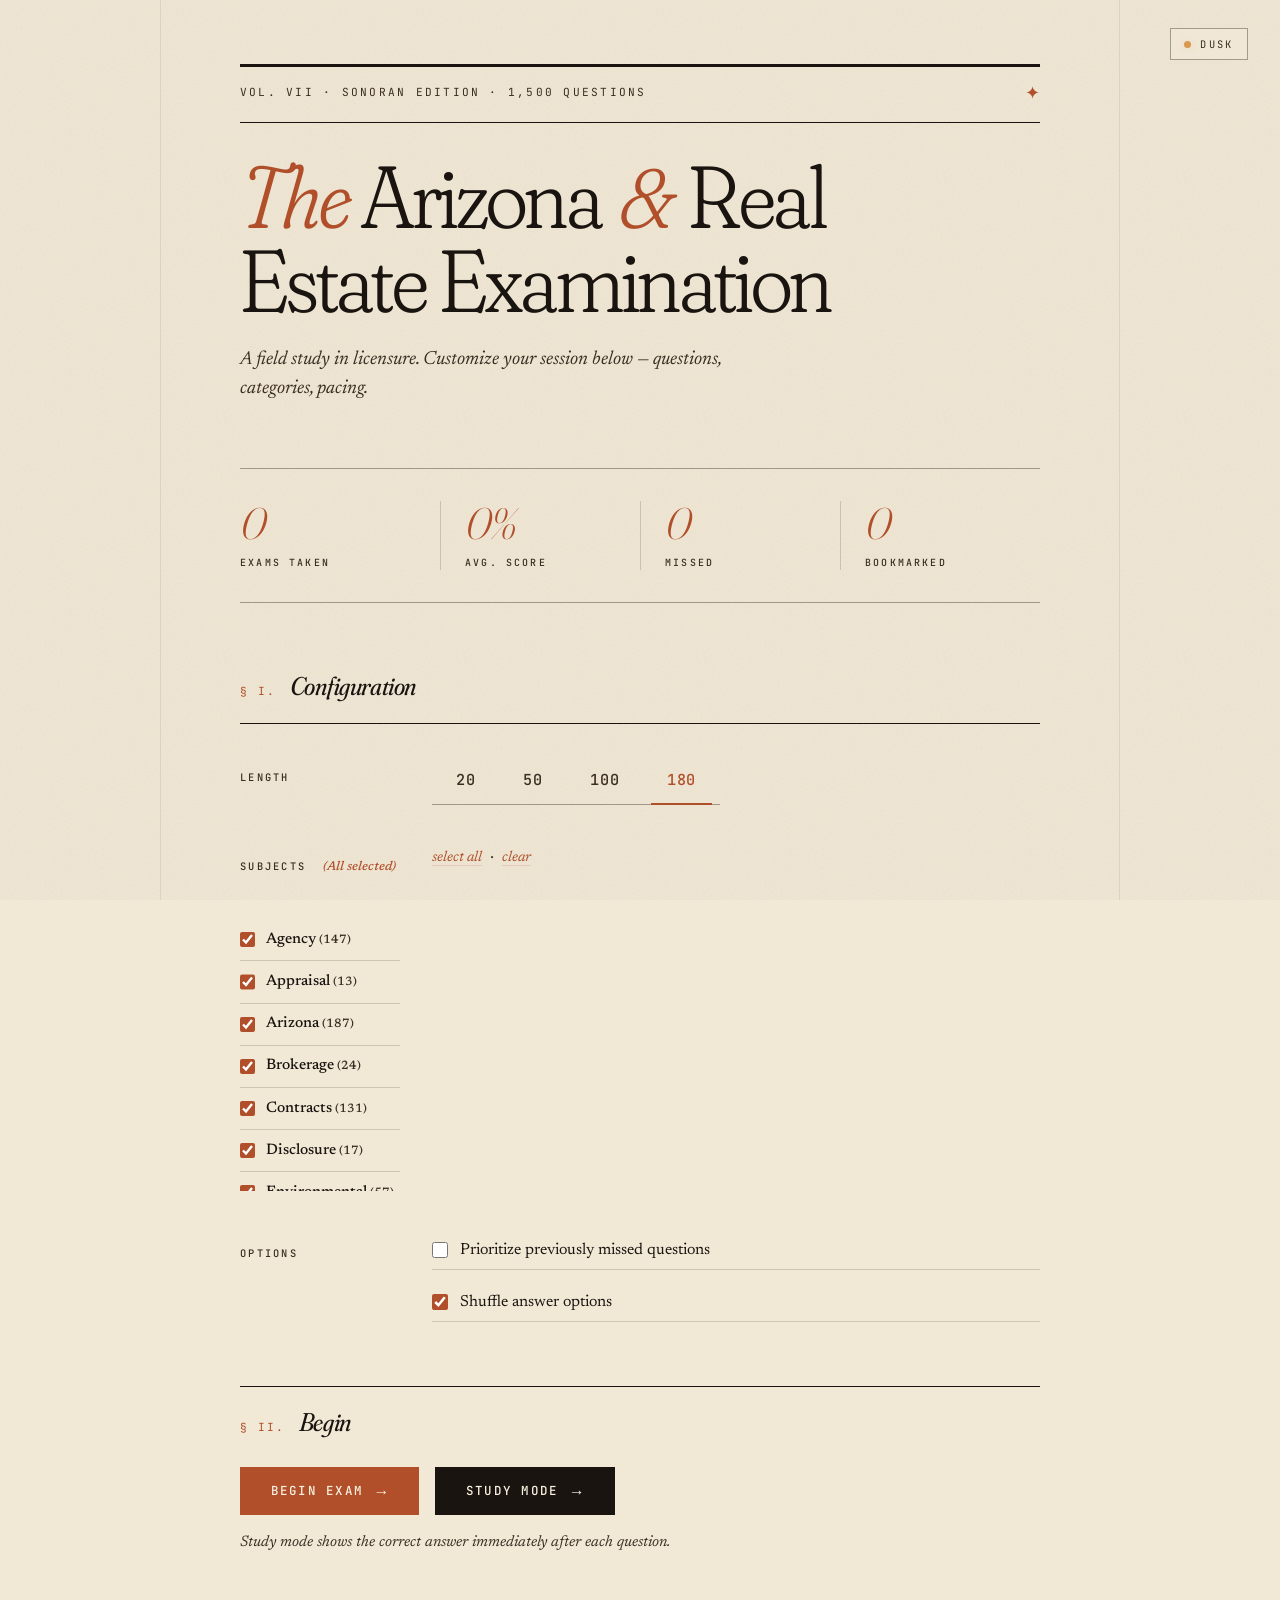
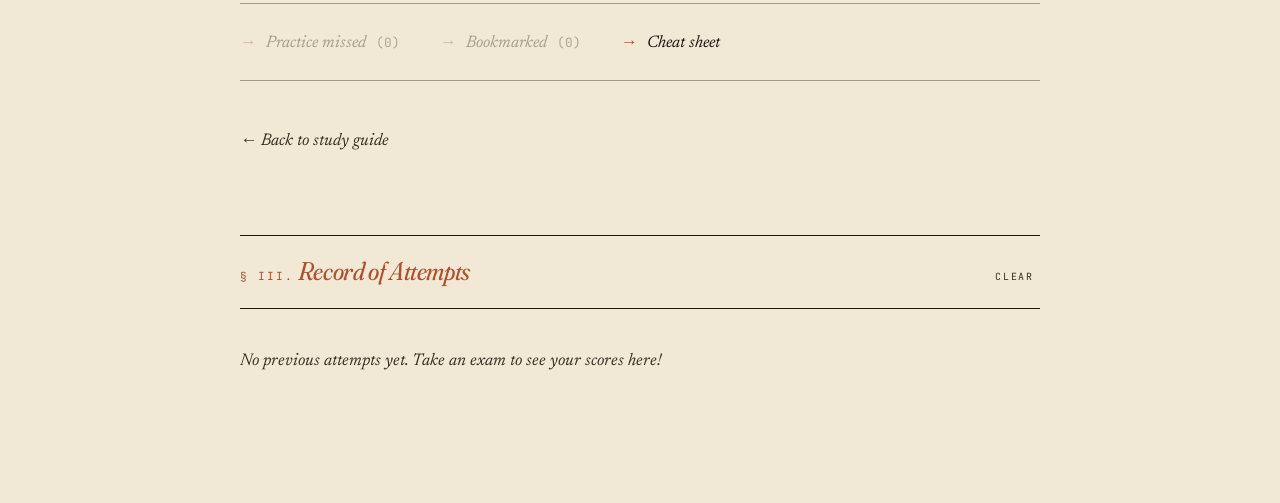
<file: exam.html>
<!DOCTYPE html>
<html lang="en">

<head>
    <meta charset="UTF-8">
    <meta name="viewport" content="width=device-width, initial-scale=1.0">
    <title>Arizona Real Estate Exam Simulator</title>
    <link rel="preconnect" href="https://fonts.googleapis.com">
    <link rel="preconnect" href="https://fonts.gstatic.com" crossorigin>
    <link
        href="https://fonts.googleapis.com/css2?family=Fraunces:ital,opsz,wght,SOFT@0,9..144,300..700,30..100;1,9..144,300..700,30..100&family=Newsreader:ital,opsz,wght@0,6..72,300..600;1,6..72,300..600&family=JetBrains+Mono:wght@400;500;700&display=swap"
        rel="stylesheet">
    <link rel="stylesheet" href="exam.css">

</head>

<body>
    <!-- Dark Mode Toggle -->
    <button class="theme-toggle" onclick="toggleTheme()" title="Toggle Dark Mode"><span class="tt-dot"></span><span class="tt-label">Dusk</span></button>

    <!-- Keyboard Shortcuts Help -->
    <div class="shortcuts-help" id="shortcutsHelp">
        <h4>⌨️ Keyboard Shortcuts</h4>
        <div class="shortcut-item"><span>Select answer</span><span class="shortcut-key">1-4</span></div>
        <div class="shortcut-item"><span>Previous</span><span class="shortcut-key">←</span></div>
        <div class="shortcut-item"><span>Next</span><span class="shortcut-key">→</span></div>
        <div class="shortcut-item"><span>Flag question</span><span class="shortcut-key">F</span></div>
        <div class="shortcut-item"><span>Bookmark</span><span class="shortcut-key">B</span></div>
        <div class="shortcut-item"><span>Toggle help</span><span class="shortcut-key">?</span></div>
    </div>

    <div class="container">
        <!-- Start Screen -->
        <div id="startScreen" class="start-screen">
            <div class="masthead">
                <span class="masthead-meta">Vol. VII · Sonoran Edition · 1,500 questions</span>
                <span class="masthead-glyph">✦</span>
            </div>
            <h1 class="display-headline"><em>The</em> Arizona <span class="display-amp">&amp;</span> Real Estate Examination</h1>
            <p class="lede">A field study in licensure. Customize your session below — questions, categories, pacing.</p>

            <!-- Stats Dashboard -->
            <div class="stats-dashboard" id="statsDashboard">
                <div class="stat-card">
                    <div class="stat-value" id="totalExams">0</div>
                    <div class="stat-label">Exams Taken</div>
                </div>
                <div class="stat-card">
                    <div class="stat-value" id="avgScore">0%</div>
                    <div class="stat-label">Avg. Score</div>
                </div>
                <div class="stat-card">
                    <div class="stat-value" id="missedCount">0</div>
                    <div class="stat-label">Missed</div>
                </div>
                <div class="stat-card">
                    <div class="stat-value" id="bookmarkCount">0</div>
                    <div class="stat-label">Bookmarked</div>
                </div>
            </div>

            <!-- Settings Panel -->
            <div class="settings-panel">
                <h3><span class="section-mark">§ I.</span> <em>Configuration</em></h3>

                <!-- Quiz Length -->
                <div class="settings-section">
                    <label>Length</label>
                    <div class="quiz-length-options">
                        <button class="quiz-length-btn" onclick="selectQuizLength(20)">20</button>
                        <button class="quiz-length-btn" onclick="selectQuizLength(50)">50</button>
                        <button class="quiz-length-btn" onclick="selectQuizLength(100)">100</button>
                        <button class="quiz-length-btn selected" onclick="selectQuizLength(180)">180</button>
                    </div>
                </div>

                <!-- Category Filter -->
                <div class="settings-section">
                    <label>Subjects <span id="categoryCount" class="count-meta">(all)</span></label>
                    <div class="category-controls">
                        <button class="link-btn" onclick="selectAllCategories()">select all</button>
                        <span class="link-divider">·</span>
                        <button class="link-btn" onclick="deselectAllCategories()">clear</button>
                    </div>
                    <div class="category-grid" id="categoryGrid">
                        <!-- Categories populated by JavaScript -->
                    </div>
                </div>

                <!-- Weighted Random Toggle -->
                <div class="settings-section">
                    <label>Options</label>
                    <div class="checkbox-group">
                        <label class="check-row">
                            <input type="checkbox" id="weightedRandom">
                            <span>Prioritize previously missed questions</span>
                        </label>
                        <label class="check-row">
                            <input type="checkbox" id="shuffleAnswers" checked>
                            <span>Shuffle answer options</span>
                        </label>
                    </div>
                </div>
            </div>

            <div id="resumePrompt" class="hidden resume-prompt">
                <p class="resume-text"><span class="resume-mark">⁂</span> You have a saved exam in progress.</p>
                <div class="resume-actions">
                    <button class="btn btn-warning" onclick="resumeExam()">Resume</button>
                    <button class="btn btn-secondary" onclick="startNewExam()">Start New</button>
                </div>
            </div>

            <!-- Main Start Buttons -->
            <h3 class="section-rule"><span class="section-mark">§ II.</span> <em>Begin</em></h3>
            <div class="start-actions">
                <button id="startBtn" class="btn btn-primary"
                    onclick="startNewExam()">Begin Exam <span class="btn-arrow">→</span></button>
                <button class="btn btn-success"
                    onclick="startStudyMode()">Study Mode <span class="btn-arrow">→</span></button>
            </div>
            <p class="hint">Study mode shows the correct answer immediately after each question.</p>

            <!-- Practice Modes -->
            <div class="practice-modes">
                <button class="practice-mode-btn" id="missedBtn" onclick="startMissedMode()">Practice missed <span class="practice-count">(<span id="missedBtnCount">0</span>)</span></button>
                <button class="practice-mode-btn" id="bookmarkedBtn" onclick="startBookmarkedMode()">Bookmarked <span class="practice-count">(<span id="bookmarkedBtnCount">0</span>)</span></button>
                <button class="practice-mode-btn" onclick="openCheatSheet()">Cheat sheet</button>
            </div>

            <p class="back-link"><a href="index.html">← Back to study guide</a></p>

            <!-- Previous Scores Log -->
            <div id="scoresLog" class="scores-log">
                <h3>
                    <span><span class="section-mark">§ III.</span> <em>Record of Attempts</em></span>
                    <button class="clear-btn" onclick="clearScoreHistory()">Clear</button>
                </h3>
                <div id="scoresContainer"></div>
            </div>
        </div>


        <!-- Exam Screen -->
        <div id="examScreen" class="hidden">
            <div class="header">
                <div class="header-brand">
                    <span class="brand-meta">Arizona RE</span>
                    <span class="brand-title">Examination</span>
                </div>
                <div class="timer" id="timer">5:00:00</div>
            </div>

            <div class="progress-bar">
                <div class="progress-fill" id="progressBar" style="width: 0%"></div>
            </div>

            <div class="question-card">
                <div class="question-header">
                    <span class="question-number" id="questionNumber">Question 1 of 180</span>
                    <div class="question-meta">
                        <span class="category-tag" id="categoryTag">Category</span>
                        <button class="bookmark-btn" id="bookmarkBtn" onclick="toggleBookmark()"
                            title="Bookmark this question">☆</button>
                    </div>
                </div>
                <div class="question-text" id="questionText">Loading question...</div>
                <div class="options" id="optionsContainer"></div>
                <div class="explanation" id="explanation">
                    <h4>Note</h4>
                    <p id="explanationText"></p>
                </div>
            </div>

            <div class="nav-buttons">
                <button class="btn btn-secondary" id="prevBtn" onclick="prevQuestion()"><span class="btn-arrow back">←</span> Previous</button>
                <button class="btn btn-warning" id="flagBtn" onclick="toggleFlag()">Mark for review</button>
                <button class="btn btn-secondary" id="nextBtn" onclick="nextQuestion()">Next <span class="btn-arrow">→</span></button>
            </div>

            <div class="navigator">
                <h3><span>Navigator</span> <span id="answeredCount" class="answered-count">0 / 180 answered</span></h3>
                <div class="nav-grid" id="navGrid"></div>
                <div class="legend">
                    <div class="legend-item">
                        <span class="legend-mark legend-current"></span> Current
                    </div>
                    <div class="legend-item">
                        <span class="legend-mark legend-answered"></span> Answered
                    </div>
                    <div class="legend-item">
                        <span class="legend-mark legend-correct"></span> Correct
                    </div>
                    <div class="legend-item">
                        <span class="legend-mark legend-incorrect"></span> Incorrect
                    </div>
                    <div class="legend-item">
                        <span class="legend-mark legend-flagged"></span> Flagged
                    </div>
                </div>
            </div>

            <div class="submit-row">
                <button class="btn btn-success" id="submitBtn" onclick="submitExam()">Submit Examination</button>
            </div>
        </div>

        <!-- Results Screen -->
        <div id="resultsScreen" class="hidden">
            <div class="results-screen">
                <span class="results-eyebrow">Examination Concluded</span>
                <h1 id="resultsTitle"><em>Final</em> Score</h1>
                <div class="score-circle" id="scoreCircle">
                    <span id="scorePercent">0%</span>
                    <span id="scoreText">0/180</span>
                </div>
                <p id="passFailText"></p>

                <div class="results-actions">
                    <button class="btn btn-primary" onclick="reviewExam()">Review answers</button>
                    <button class="btn btn-secondary" onclick="startNewExam()">New exam</button>
                    <button class="btn btn-warning" onclick="exportResults()">Export</button>
                </div>
                <p class="back-link"><a href="index.html">← Back to study guide</a></p>

                <div class="results-breakdown" id="resultsBreakdown">
                    <h3>By Subject</h3>
                    <div id="categoryScores"></div>
                </div>
            </div>
        </div>
    </div>

    <!-- Cheat Sheet Modal -->
    <div id="cheatSheetModal" class="modal">
        <div class="modal-content">
            <span class="close-modal" onclick="closeCheatSheet()">&times;</span>
            <span class="modal-eyebrow">Field Notes · Appendix A</span>
            <h2><em>Commonly</em> Confused Concepts <span class="amp">&amp;</span> Mnemonics</h2>

            <div class="cheat-sheet-grid">
                <!-- TYPES OF TENANCY (Requested) -->
                <div class="mnemonic-card">
                    <div class="mnemonic-title">Types of Tenancy (Ownership)</div>
                    <div class="mnemonic-body">
                        <ul style="list-style: none; padding: 0;">
                            <li style="margin-bottom:8px;"><strong>Tenancy in Common:</strong><br><span
                                    style="color:#64748b; font-size:0.9em;">No survivorship. Unequal shares ok. Heirs
                                    inherit.</span></li>
                            <li style="margin-bottom:8px;"><strong>Joint Tenancy (PITT):</strong><br><span
                                    style="color:#64748b; font-size:0.9em;">Right of survivorship. Equal shares. Time,
                                    Title, Interest, Possession.</span></li>
                            <li style="margin-bottom:8px;"><strong>Community Property:</strong><br><span
                                    style="color:#64748b; font-size:0.9em;">Spouses (AZ). 50/50 ownership. Heirs inherit
                                    50%.</span></li>
                            <li><strong>Comm. Prop. WROS:</strong><br><span
                                    style="color:#64748b; font-size:0.9em;">Spouses. Passes to surviving spouse
                                    automatically.</span></li>
                        </ul>
                    </div>
                </div>
                <!-- ESTATES IN LAND (Requested) -->
                <div class="mnemonic-card">
                    <div class="mnemonic-title">Estates in Land</div>
                    <div class="mnemonic-body">
                        <ul style="list-style: none; padding: 0;">
                            <li style="margin-bottom:5px; border-bottom:1px solid #eee; padding-bottom:5px;">
                                <strong>FREEHOLD (Ownership)</strong>
                            </li>
                            <li style="margin-bottom:8px;"><strong>Fee Simple Absolute:</strong><br><span
                                    style="color:#64748b; font-size:0.9em;">Highest degree of ownership. Forever.</span>
                            </li>
                            <li style="margin-bottom:8px;"><strong>Fee Simple Defeasible:</strong><br><span
                                    style="color:#64748b; font-size:0.9em;">Conditional property (Determinable/Condition
                                    Subsequent).</span></li>
                            <li style="margin-bottom:8px;"><strong>Life Estate:</strong><br><span
                                    style="color:#64748b; font-size:0.9em;">Based on a life (Tenant or Pur Autre Vie).
                                    Reverts to Grantor or Remainder.</span></li>

                            <li
                                style="margin-top:15px; margin-bottom:5px; border-bottom:1px solid #eee; padding-bottom:5px;">
                                <strong>LEASEHOLD (Less than Freehold)</strong>
                            </li>
                            <li style="margin-bottom:8px;"><strong>Estate for Years:</strong><br><span
                                    style="color:#64748b; font-size:0.9em;">Definite end date. No notice needed.</span>
                            </li>
                            <li style="margin-bottom:8px;"><strong>Periodic Estate:</strong><br><span
                                    style="color:#64748b; font-size:0.9em;">Month-to-month. Notice required.</span></li>
                            <li style="margin-bottom:8px;"><strong>Estate at Will:</strong><br><span
                                    style="color:#64748b; font-size:0.9em;">Indefinite duration. Permission
                                    granted.</span></li>
                            <li><strong>Estate at Sufferance:</strong><br><span
                                    style="color:#64748b; font-size:0.9em;">Holdover tenant without permission.</span>
                            </li>
                        </ul>
                    </div>
                </div>
                <!-- OR/EE RULE (Requested) -->
                <div class="mnemonic-card">
                    <div class="mnemonic-title">The OR/EE Rule</div>
                    <div class="mnemonic-body">
                        <p style="margin-bottom:5px;"><strong>Suffixes tell the story:</strong></p>
                        <ul style="list-style: none; padding: 0; margin-bottom:10px;">
                            <li><span class="mnemonic-highlight">OR</span> = Giver (Act<strong>OR</strong>,
                                Don<strong>OR</strong>)</li>
                            <li><span class="mnemonic-highlight">EE</span> = Receiver (Recip<strong>EE</strong>)</li>
                        </ul>
                        <hr style="border: 0; border-top: 1px solid #e2e8f0; margin: 5px 0;">
                        <ul style="list-style: none; padding: 0;">
                            <li><strong>MortgagOR</strong> = Borrower (Gives pledge)</li>
                            <li><strong>MortgagEE</strong> = Lender (Receives pledge)</li>
                            <li><strong>VendOR</strong> = Seller</li>
                            <li><strong>VendEE</strong> = Buyer (with land contract)</li>
                            <li><strong>OptionOR</strong> = Seller (Gives option)</li>
                            <li><strong>OptionEE</strong> = Buyer (Receives option)</li>
                        </ul>
                    </div>
                </div>

                <!-- VALID CONTRACT (Requested) -->
                <div class="mnemonic-card">
                    <div class="mnemonic-title">Valid Contract (COLIC)</div>
                    <div class="mnemonic-body">
                        <p style="margin-bottom:10px;"><strong>COLIC</strong></p>
                        <ul style="list-style: none; padding: 0;">
                            <li><span class="mnemonic-highlight">C</span> - Competent Parties (Age 18+, Sane)</li>
                            <li><span class="mnemonic-highlight">O</span> - Offer & Acceptance (Mutual Consent)</li>
                            <li><span class="mnemonic-highlight">L</span> - Legal Purpose (Lawful Object)</li>
                            <li><span class="mnemonic-highlight">I</span> - In Writing (Statute of Frauds)</li>
                            <li><span class="mnemonic-highlight">C</span> - Consideration (Something of Value)</li>
                        </ul>
                    </div>
                </div>

                <!-- CLOSING STATEMENT (Requested) -->
                <div class="mnemonic-card">
                    <div class="mnemonic-title">Debits vs. Credits</div>
                    <div class="mnemonic-body">
                        <p style="margin-bottom:5px;"><strong>Closing Statement Rules:</strong></p>
                        <ul style="list-style: none; padding: 0; margin-bottom:10px;">
                            <li><span style="color:#ef4444">Debit</span> = Money you OWE / PAY 💸</li>
                            <li><span style="color:#10b981">Credit</span> = Money you GET / SAVE 💰</li>
                        </ul>
                        <hr style="border: 0; border-top: 1px solid #e2e8f0; margin: 5px 0;">
                        <ul style="list-style: none; padding: 0;">
                            <li><strong>Purchase Price:</strong> Debit Buyer, Credit Seller</li>
                            <li><strong>New Loan:</strong> Credit Buyer</li>
                            <li><strong>Earnest Money:</strong> Credit Buyer</li>
                            <li><strong>Prorated Taxes:</strong> Debit Seller, Credit Buyer</li>
                        </ul>
                    </div>
                </div>

                <!-- FAIR HOUSING (Requested) -->
                <div class="mnemonic-card">
                    <div class="mnemonic-title">Fair Housing (FRESH CORN)</div>
                    <div class="mnemonic-body">
                        <p style="margin-bottom:5px;"><strong>Protected Classes:</strong></p>
                        <ul style="list-style: none; padding: 0;">
                            <li><span class="mnemonic-highlight">F</span>amilial Status</li>
                            <li><span class="mnemonic-highlight">R</span>ace</li>
                            <li><span class="mnemonic-highlight">E</span>qual (Se<span
                                    style="text-decoration: underline;">x</span>)</li>
                            <li><span class="mnemonic-highlight">S</span>ex</li>
                            <li><span class="mnemonic-highlight">H</span>andicap (Disability)</li>
                            <li><span class="mnemonic-highlight">C</span>olor</li>
                            <li><span class="mnemonic-highlight">O</span>pportunity (Nati<span
                                    style="text-decoration: underline;">o</span>nal Origin)</li>
                            <li><span class="mnemonic-highlight">R</span>eligion</li>
                            <li><span class="mnemonic-highlight">N</span>ational Origin</li>
                        </ul>
                    </div>
                </div>

                <!-- CIVIL RIGHTS TIMELINE (Requested) -->
                <div class="mnemonic-card">
                    <div class="mnemonic-title">Civil Rights Timeline</div>
                    <div class="mnemonic-body">
                        <ul style="list-style: none; padding: 0;">
                            <li style="margin-bottom:8px;"><strong>1866:</strong> <span
                                    style="color:#ef4444; font-weight:bold;">Race</span> only.<br><span
                                    style="color:#64748b; font-size:0.9em;">(Jones v. Mayer, No exceptions!)</span></li>
                            <li style="margin-bottom:8px;"><strong>1968:</strong> <span
                                    style="color:#10b981; font-weight:bold;">Fair Housing Act</span>.<br><span
                                    style="color:#64748b; font-size:0.9em;">(Race, Color, Religion, Nat. Origin)</span>
                            </li>
                            <li style="margin-bottom:8px;"><strong>1974:</strong> Added <span
                                    style="color:#3b82f6; font-weight:bold;">Sex</span> (Gender).</li>
                            <li><strong>1988:</strong> Added <span
                                    style="color:#8b5cf6; font-weight:bold;">Disability</span> & <span
                                    style="color:#8b5cf6; font-weight:bold;">Familial</span>.</li>
                        </ul>
                    </div>
                </div>

                <!-- 7 PROTECTED CLASSES (Requested) -->
                <div class="mnemonic-card">
                    <div class="mnemonic-title">7 Protected Classes</div>
                    <div class="mnemonic-body">
                        <p style="margin-bottom:5px; font-style:italic;">"Realtors Can Really Sell Houses Fast Now"</p>
                        <ul style="list-style: none; padding: 0;">
                            <li><span class="mnemonic-highlight">R</span>ealtors = <strong>Race</strong></li>
                            <li><span class="mnemonic-highlight">C</span>an = <strong>Color</strong></li>
                            <li><span class="mnemonic-highlight">R</span>eally = <strong>Religion</strong></li>
                            <li><span class="mnemonic-highlight">S</span>ell = <strong>Sex</strong> (Gender)</li>
                            <li><span class="mnemonic-highlight">H</span>ouses = <strong>Handicap</strong> (Disability)
                            </li>
                            <li><span class="mnemonic-highlight">F</span>ast = <strong>Familial Status</strong></li>
                            <li><span class="mnemonic-highlight">N</span>ow = <strong>National Origin</strong></li>
                        </ul>
                    </div>
                </div>

                <!-- TYPES OF AGENTS (Requested) -->
                <div class="mnemonic-card">
                    <div class="mnemonic-title">Types of Agents</div>
                    <div class="mnemonic-body">
                        <ul style="list-style: none; padding: 0;">
                            <li style="margin-bottom:8px;"><strong>Universal:</strong><br><span
                                    style="color:#64748b; font-size:0.9em;">Power over EVERYTHING (Unlimited POA)</span>
                            </li>
                            <li style="margin-bottom:8px;"><strong>General:</strong><br><span
                                    style="color:#64748b; font-size:0.9em;">Power over ONE AREA (Property
                                    Manager)</span></li>
                            <li><strong>Special:</strong><br><span style="color:#64748b; font-size:0.9em;">Power over
                                    ONE ACT (Listing Agent/Realtor)</span></li>
                        </ul>
                    </div>
                </div>

                <!-- FIDUCIARY DUTIES (Requested) -->
                <div class="mnemonic-card">
                    <div class="mnemonic-title">Fiduciary Duties (OLD CAR)</div>
                    <div class="mnemonic-body">
                        <ul style="list-style: none; padding: 0;">
                            <li><span class="mnemonic-highlight">O</span>bedience</li>
                            <li><span class="mnemonic-highlight">L</span>oyalty</li>
                            <li><span class="mnemonic-highlight">D</span>isclosure</li>
                            <li><span class="mnemonic-highlight">C</span>onfidentiality</li>
                            <li><span class="mnemonic-highlight">A</span>ccounting</li>
                            <li><span class="mnemonic-highlight">R</span>easonable Care</li>
                        </ul>
                    </div>
                </div>

                <!-- GOVERNMENT POWERS (Requested) -->
                <div class="mnemonic-card">
                    <div class="mnemonic-title">Government Powers (PETE)</div>
                    <div class="mnemonic-body">
                        <ul style="list-style: none; padding: 0;">
                            <li><span class="mnemonic-highlight">P</span>olice Power <span
                                    style="color:#64748b; font-size:0.9em;">(Zoning, Codes)</span></li>
                            <li><span class="mnemonic-highlight">E</span>minent Domain <span
                                    style="color:#64748b; font-size:0.9em;">(Take for Public Use)</span></li>
                            <li><span class="mnemonic-highlight">T</span>axation <span
                                    style="color:#64748b; font-size:0.9em;">(Fund Services)</span></li>
                            <li><span class="mnemonic-highlight">E</span>scheat <span
                                    style="color:#64748b; font-size:0.9em;">(No Heirs = State Takes)</span></li>
                        </ul>
                    </div>
                </div>

                <!-- VALUE CHARACTERISTICS (Requested) -->
                <div class="mnemonic-card">
                    <div class="mnemonic-title">Value Characteristics (DUST)</div>
                    <div class="mnemonic-body">
                        <ul style="list-style: none; padding: 0;">
                            <li><span class="mnemonic-highlight">D</span>emand</li>
                            <li><span class="mnemonic-highlight">U</span>tility</li>
                            <li><span class="mnemonic-highlight">S</span>carcity</li>
                            <li><span class="mnemonic-highlight">T</span>ransferability</li>
                        </ul>
                    </div>
                </div>

                <!-- BUNDLE OF RIGHTS (Requested) -->
                <div class="mnemonic-card">
                    <div class="mnemonic-title">Bundle of Rights (DEEPC)</div>
                    <div class="mnemonic-body">
                        <ul style="list-style: none; padding: 0;">
                            <li><span class="mnemonic-highlight">D</span>isposition <span
                                    style="color:#64748b; font-size:0.9em;">(Sell, Will)</span></li>
                            <li><span class="mnemonic-highlight">E</span>njoyment <span
                                    style="color:#64748b; font-size:0.9em;">(No Harassment)</span></li>
                            <li><span class="mnemonic-highlight">E</span>xclusion <span
                                    style="color:#64748b; font-size:0.9em;">(Keep Others Out)</span></li>
                            <li><span class="mnemonic-highlight">P</span>ossession <span
                                    style="color:#64748b; font-size:0.9em;">(To Occupy)</span></li>
                            <li><span class="mnemonic-highlight">C</span>ontrol <span
                                    style="color:#64748b; font-size:0.9em;">(Use Legally)</span></li>
                        </ul>
                    </div>
                </div>

                <!-- JOINT TENANCY (Requested) -->
                <div class="mnemonic-card">
                    <div class="mnemonic-title">Joint Tenancy (PITT)</div>
                    <div class="mnemonic-body">
                        <p style="margin-bottom:5px; font-style:italic;">"The 4 Unities of Joint Tenancy"</p>
                        <ul style="list-style: none; padding: 0;">
                            <li><span class="mnemonic-highlight">P</span>ossession <span
                                    style="color:#64748b; font-size:0.9em;">(Equal Right)</span></li>
                            <li><span class="mnemonic-highlight">I</span>nterest <span
                                    style="color:#64748b; font-size:0.9em;">(Equal Share)</span></li>
                            <li><span class="mnemonic-highlight">T</span>ime <span
                                    style="color:#64748b; font-size:0.9em;">(Acquire Same Time)</span></li>
                            <li><span class="mnemonic-highlight">T</span>itle <span
                                    style="color:#64748b; font-size:0.9em;">(Same Document)</span></li>
                        </ul>
                    </div>
                </div>

                <!-- ESSENTIAL NUMBERS (Requested) -->
                <div class="mnemonic-card">
                    <div class="mnemonic-title">Essential Numbers</div>
                    <div class="mnemonic-body">
                        <ul style="list-style: none; padding: 0;">
                            <li style="margin-bottom:8px;"><strong>1 Acre:</strong> <span
                                    style="color:#ef4444; font-weight:bold;">43,560</span> sq ft<br><span
                                    style="color:#64748b; font-size:0.9em;">("4 Old Ladies going 35 in a 60")</span>
                            </li>
                            <li><strong>1 Section:</strong> <span style="color:#3b82f6; font-weight:bold;">640</span>
                                Acres<br><span style="color:#64748b; font-size:0.9em;">(1 Mile x 1 Mile)</span></li>
                        </ul>
                    </div>
                </div>

                <!-- WATER RIGHTS (Requested) -->
                <div class="mnemonic-card">
                    <div class="mnemonic-title">Water Rights</div>
                    <div class="mnemonic-body">
                        <ul style="list-style: none; padding: 0;">
                            <li><span class="mnemonic-highlight">R</span>iparian = <strong>River</strong> <span
                                    style="color:#64748b; font-size:0.9em;">(Moving Water)</span></li>
                            <li><span class="mnemonic-highlight">L</span>ittoral = <strong>Lake</strong> <span
                                    style="color:#64748b; font-size:0.9em;">(Standing Water)</span></li>
                        </ul>
                    </div>
                </div>

                <!-- CAP RATE MATH (Requested) -->
                <div class="mnemonic-card">
                    <div class="mnemonic-title">Cap Rate Math (IRV)</div>
                    <div class="mnemonic-body">
                        <p style="margin-bottom:5px; font-style:italic;">Make a T-Bar:</p>
                        <div
                            style="font-family: monospace; background: #f1f5f9; padding: 5px; border-radius: 4px; text-align: center;">
                            <div>Income (NOI)</div>
                            <div style="border-top: 2px solid #334155; display: flex; justify-content: space-around;">
                                <span>Rate</span> <span>x</span> <span>Value</span>
                            </div>
                        </div>
                        <ul style="list-style: none; padding: 0; margin-top: 5px; font-size: 0.9em;">
                            <li>I ÷ R = V</li>
                            <li>I ÷ V = R</li>
                            <li>R x V = I</li>
                        </ul>
                    </div>
                </div>

                <!-- TYPES OF DEEDS (Requested) -->
                <div class="mnemonic-card">
                    <div class="mnemonic-title">Types of Deeds</div>
                    <div class="mnemonic-body">
                        <ul style="list-style: none; padding: 0;">
                            <li style="margin-bottom:8px;"><strong>General Warranty:</strong><br><span
                                    style="color:#10b981; font-weight:bold;">BEST</span> Protection. Covers entire
                                history.</li>
                            <li><strong>Quitclaim:</strong><br><span
                                    style="color:#ef4444; font-weight:bold;">LEAST</span> Protection. "I give you
                                whatever I have (if anything)." Used to clear clouds.</li>
                        </ul>
                    </div>
                </div>

                <!-- OH NO MORE MONEY -->
                <div class="mnemonic-card">
                    <div class="mnemonic-title">Property Tax Dates</div>
                    <div class="mnemonic-body">
                        <p style="margin-bottom: 10px;"><strong>OH NO MORE MONEY</strong></p>
                        <ul style="list-style: none; padding: 0;">
                            <li><span class="mnemonic-highlight">O</span> - October (1st payment due)</li>
                            <li><span class="mnemonic-highlight">N</span> - November (1st payment delinquent)</li>
                            <li><span class="mnemonic-highlight">M</span> - March (2nd payment due)</li>
                            <li><span class="mnemonic-highlight">M</span> - May (2nd payment delinquent)</li>
                        </ul>
                    </div>
                </div>

                <!-- OLDCAR -->
                <div class="mnemonic-card">
                    <div class="mnemonic-title">Fiduciary Duties</div>
                    <div class="mnemonic-body">
                        <p style="margin-bottom: 10px;"><strong>OLD CAR</strong></p>
                        <ul style="list-style: none; padding: 0;">
                            <li><span class="mnemonic-highlight">O</span> - Obedience</li>
                            <li><span class="mnemonic-highlight">L</span> - Loyalty</li>
                            <li><span class="mnemonic-highlight">D</span> - Disclosure</li>
                            <li><span class="mnemonic-highlight">C</span> - Confidentiality</li>
                            <li><span class="mnemonic-highlight">A</span> - Accounting</li>
                            <li><span class="mnemonic-highlight">R</span> - Reasonable Care</li>
                        </ul>
                    </div>
                </div>

                <!-- MARIA -->
                <div class="mnemonic-card">
                    <div class="mnemonic-title">Fixtures Tests</div>
                    <div class="mnemonic-body">
                        <p style="margin-bottom: 10px;"><strong>MARIA</strong></p>
                        <ul style="list-style: none; padding: 0;">
                            <li><span class="mnemonic-highlight">M</span> - Method of attachment</li>
                            <li><span class="mnemonic-highlight">A</span> - Adaptability</li>
                            <li><span class="mnemonic-highlight">R</span> - Relationship of parties</li>
                            <li><span class="mnemonic-highlight">I</span> - Intent of annexor (Most important)</li>
                            <li><span class="mnemonic-highlight">A</span> - Agreement (Contracts override all)</li>
                        </ul>
                    </div>
                </div>

                <!-- PETE -->
                <div class="mnemonic-card">
                    <div class="mnemonic-title">Government Powers</div>
                    <div class="mnemonic-body">
                        <p style="margin-bottom: 10px;"><strong>PETE</strong></p>
                        <ul style="list-style: none; padding: 0;">
                            <li><span class="mnemonic-highlight">P</span> - Police Power (Zoning, Codes)</li>
                            <li><span class="mnemonic-highlight">E</span> - Eminent Domain (Taking for public use)</li>
                            <li><span class="mnemonic-highlight">T</span> - Taxation</li>
                            <li><span class="mnemonic-highlight">E</span> - Escheat (No heirs -> State)</li>
                        </ul>
                    </div>
                </div>

                <!-- DUST -->
                <div class="mnemonic-card">
                    <div class="mnemonic-title">Elements of Value</div>
                    <div class="mnemonic-body">
                        <p style="margin-bottom: 10px;"><strong>DUST</strong></p>
                        <ul style="list-style: none; padding: 0;">
                            <li><span class="mnemonic-highlight">D</span> - Demand (Effective demand)</li>
                            <li><span class="mnemonic-highlight">U</span> - Utility (Usefulness)</li>
                            <li><span class="mnemonic-highlight">S</span> - Scarcity</li>
                            <li><span class="mnemonic-highlight">T</span> - Transferability</li>
                        </ul>
                    </div>
                </div>

                <!-- UPTEE -->
                <div class="mnemonic-card">
                    <div class="mnemonic-title">Bundle of Rights</div>
                    <div class="mnemonic-body">
                        <p style="margin-bottom: 10px;"><strong>UPTEE</strong></p>
                        <ul style="list-style: none; padding: 0;">
                            <li><span class="mnemonic-highlight">U</span> - Use (Control)</li>
                            <li><span class="mnemonic-highlight">P</span> - Possess</li>
                            <li><span class="mnemonic-highlight">T</span> - Transfer (Disposition)</li>
                            <li><span class="mnemonic-highlight">E</span> - Encumber (Borrow against)</li>
                            <li><span class="mnemonic-highlight">E</span> - Enjoy (Exclude others)</li>
                        </ul>
                    </div>
                </div>

                <!-- MATH FORMULAS -->
                <div class="mnemonic-card">
                    <div class="mnemonic-title">Math Formulas</div>
                    <div class="mnemonic-body">
                        <ul style="list-style: none; padding: 0;">
                            <li><strong>T-Bar Method:</strong><br>Part / (Total × Rate)</li>
                            <li style="margin-top:8px;"><strong>Cap Rate (IRV):</strong><br>Income / Value = Rate
                            </li>
                            <li style="margin-top:8px;"><strong>GRM:</strong><br>Price / Gross Monthly Rent</li>
                            <li style="margin-top:8px;"><strong>Interest:</strong><br>Principal × Rate × Time</li>
                        </ul>
                    </div>
                </div>

                <!-- LAND CHARACTERISTICS -->
                <div class="mnemonic-card">
                    <div class="mnemonic-title">Land Characteristics</div>
                    <div class="mnemonic-body">
                        <p style="margin-bottom:5px;"><strong>Physical:</strong></p>
                        <ul style="list-style: none; padding: 0; margin-bottom:10px;">
                            <li>Immobility, Indestructibility, Uniqueness</li>
                        </ul>
                        <p style="margin-bottom:5px;"><strong>Economic:</strong></p>
                        <ul style="list-style: none; padding: 0;">
                            <li>Scarcity, Improvements, Permanence, Situs (Location)</li>
                        </ul>
                    </div>
                </div>

                <!-- LIEN PRIORITY -->
                <div class="mnemonic-card">
                    <div class="mnemonic-title">Lien Priority</div>
                    <div class="mnemonic-body">
                        <ol style="padding-left: 20px;">
                            <li><strong>Property Taxes</strong> (Always #1)</li>
                            <li><strong>Special Assessments</strong></li>
                            <li><strong>Mortgages / Mechanics</strong><br><span
                                    style="color:#64748b; font-size:0.85em;">(By date & time recorded)</span></li>
                        </ol>
                    </div>
                </div>

            </div>
        </div>
    </div>

    <script src="questions.js"></script>
    <script src="exam.js"></script>
</body>

</html>
</file>
<file: exam.css>
/* ============================================================================
   Arizona RE — Sonoran Field Guide
   An editorial reskin: paper, hairlines, italic display type, restrained motion.
   ============================================================================ */

:root {
    /* Sonoran palette — bone, ink, terracotta, saguaro, sun. */
    --bone: #f1e8d6;
    --bone-deep: #e6dcc6;
    --bone-pale: #f8f1e1;
    --paper: #f4ecda;

    --ink: #1a1410;
    --ink-soft: #3a2e22;
    --ink-fade: rgba(26, 20, 16, 0.55);
    --hairline: rgba(26, 20, 16, 0.16);
    --hairline-strong: rgba(26, 20, 16, 0.36);

    --rust: #b04f2a;
    --rust-deep: #8a3d1f;
    --rust-pale: #e8c8b8;
    --rust-tint: rgba(176, 79, 42, 0.08);

    --sage: #5a6e48;
    --sage-pale: #c8d2bc;
    --sage-tint: rgba(90, 110, 72, 0.10);

    --sun: #d99850;
    --sun-tint: rgba(217, 152, 80, 0.16);
    --stone: #8d7d68;

    /* Semantic */
    --bg: var(--bone);
    --surface: var(--bone-pale);
    --text: var(--ink);
    --text-muted: var(--ink-soft);
    --rule: var(--hairline);
    --rule-strong: var(--hairline-strong);
    --primary: var(--rust);
    --primary-deep: var(--rust-deep);
    --correct: var(--sage);
    --incorrect: var(--rust);

    /* Type stack */
    --display: 'Fraunces', 'Times New Roman', Georgia, serif;
    --body: 'Newsreader', Georgia, 'Times New Roman', serif;
    --mono: 'JetBrains Mono', 'Courier New', monospace;
}

[data-theme="dark"] {
    --bone: #1a1410;
    --bone-deep: #14100b;
    --bone-pale: #251c14;
    --paper: #1a1410;

    --ink: #f1e8d6;
    --ink-soft: #c9b896;
    --ink-fade: rgba(241, 232, 214, 0.55);
    --hairline: rgba(241, 232, 214, 0.14);
    --hairline-strong: rgba(241, 232, 214, 0.32);

    --rust: #d97a4f;
    --rust-deep: #b04f2a;
    --rust-pale: #4a2615;
    --rust-tint: rgba(217, 122, 79, 0.14);

    --sage: #94a877;
    --sage-pale: #3a4630;
    --sage-tint: rgba(148, 168, 119, 0.14);

    --sun: #e8b878;
    --sun-tint: rgba(232, 184, 120, 0.18);
    --stone: #6e5d49;
}

/* ----- Reset & base ----- */
* { box-sizing: border-box; }

html { scroll-behavior: smooth; }

body {
    margin: 0;
    padding: 0;
    background: var(--bg);
    color: var(--text);
    font-family: var(--body);
    font-size: 1.0625rem;
    line-height: 1.55;
    min-height: 100vh;
    font-feature-settings: 'kern', 'liga', 'onum', 'ss01';
    -webkit-font-smoothing: antialiased;
    -moz-osx-font-smoothing: grayscale;
    overflow-x: hidden;
}

/* Paper grain — subtle layered noise. */
body::before {
    content: '';
    position: fixed;
    inset: 0;
    pointer-events: none;
    z-index: 0;
    background-image: url("data:image/svg+xml;utf8,<svg xmlns='http://www.w3.org/2000/svg' width='240' height='240'><filter id='n'><feTurbulence type='fractalNoise' baseFrequency='0.85' numOctaves='2' stitchTiles='stitch'/><feColorMatrix values='0 0 0 0 0.10  0 0 0 0 0.08  0 0 0 0 0.06  0 0 0 0.55 0'/></filter><rect width='240' height='240' filter='url(%23n)' opacity='0.18'/></svg>");
    mix-blend-mode: multiply;
    opacity: 0.55;
}

[data-theme="dark"] body::before {
    background-image: url("data:image/svg+xml;utf8,<svg xmlns='http://www.w3.org/2000/svg' width='240' height='240'><filter id='n'><feTurbulence type='fractalNoise' baseFrequency='0.85' numOctaves='2' stitchTiles='stitch'/><feColorMatrix values='0 0 0 0 0.95  0 0 0 0 0.90  0 0 0 0 0.80  0 0 0 0.40 0'/></filter><rect width='240' height='240' filter='url(%23n)' opacity='0.10'/></svg>");
    mix-blend-mode: screen;
    opacity: 0.55;
}

/* Faint horizontal rule pattern in the page margins (very subtle baseline grid feel). */
body::after {
    content: '';
    position: fixed;
    inset: 0;
    pointer-events: none;
    z-index: 0;
    background:
        linear-gradient(to right, transparent calc(50% - 480px), var(--rule) calc(50% - 480px), var(--rule) calc(50% - 479px), transparent calc(50% - 479px)),
        linear-gradient(to right, transparent calc(50% + 479px), var(--rule) calc(50% + 479px), var(--rule) calc(50% + 480px), transparent calc(50% + 480px));
    opacity: 0.5;
}

@media (max-width: 1080px) { body::after { display: none; } }

::selection {
    background: var(--rust);
    color: var(--bone-pale);
}

/* ----- Typography defaults ----- */
h1, h2, h3, h4 {
    font-family: var(--display);
    font-weight: 400;
    color: var(--text);
    margin: 0;
    letter-spacing: -0.015em;
    font-variation-settings: 'opsz' 144, 'SOFT' 50;
}

p { margin: 0 0 1rem; }

a {
    color: var(--rust);
    text-decoration: none;
    border-bottom: 1px solid var(--rust-pale);
    transition: color 200ms ease, border-color 200ms ease;
}

a:hover {
    color: var(--rust-deep);
    border-color: var(--rust);
}

em { font-style: italic; }

/* ----- Layout container ----- */
.container {
    position: relative;
    z-index: 1;
    max-width: 880px;
    margin: 0 auto;
    padding: 4rem 2.5rem 6rem;
}

/* ----- Utility ----- */
.hidden { display: none !important; }

/* Hide overlays by default; .show enables them. */
.modal,
.shortcuts-help { display: none; }

.modal.show,
.shortcuts-help.show { display: block; }

/* ============================================================================
   Theme toggle (top-right minimal label)
   ============================================================================ */

.theme-toggle {
    position: fixed;
    top: 1.75rem;
    right: 2rem;
    background: transparent;
    border: 1px solid var(--rule-strong);
    color: var(--text-muted);
    font-family: var(--mono);
    font-size: 0.65rem;
    letter-spacing: 0.22em;
    text-transform: uppercase;
    cursor: pointer;
    z-index: 100;
    padding: 0.5rem 0.85rem;
    display: inline-flex;
    align-items: center;
    gap: 0.55rem;
    border-radius: 0;
    transition: border-color 200ms ease, color 200ms ease;
    backdrop-filter: blur(4px);
    background: rgba(244, 236, 218, 0.5);
}

[data-theme="dark"] .theme-toggle {
    background: rgba(26, 20, 16, 0.5);
}

.theme-toggle:hover {
    border-color: var(--rust);
    color: var(--rust);
}

.theme-toggle .tt-dot {
    width: 7px;
    height: 7px;
    border-radius: 50%;
    background: var(--sun);
    box-shadow: 0 0 8px var(--sun-tint);
    display: inline-block;
}

[data-theme="dark"] .theme-toggle .tt-dot {
    background: var(--bone-pale);
    box-shadow: 0 0 8px rgba(241, 232, 214, 0.4);
}

/* ============================================================================
   START SCREEN — masthead, headline, lede
   ============================================================================ */

.start-screen {
    background: transparent;
    padding: 0;
    text-align: left;
    border: none;
    box-shadow: none;
    animation: pageIn 700ms cubic-bezier(0.2, 0.7, 0.2, 1) both;
}

@keyframes pageIn {
    from { opacity: 0; transform: translateY(14px); }
    to   { opacity: 1; transform: translateY(0); }
}

.masthead {
    display: flex;
    justify-content: space-between;
    align-items: center;
    padding-bottom: 1rem;
    margin-bottom: 2rem;
    border-bottom: 1px solid var(--ink);
    border-top: 3px solid var(--ink);
    padding-top: 0.75rem;
}

.masthead-meta {
    font-family: var(--mono);
    font-size: 0.7rem;
    letter-spacing: 0.2em;
    text-transform: uppercase;
    color: var(--text-muted);
}

.masthead-glyph {
    font-family: var(--display);
    color: var(--rust);
    font-size: 1.1rem;
}

.display-headline {
    font-family: var(--display);
    font-weight: 300;
    font-size: clamp(3rem, 8vw, 5.5rem);
    line-height: 0.95;
    letter-spacing: -0.03em;
    margin: 1rem 0 1.5rem;
    color: var(--text);
    font-variation-settings: 'opsz' 144, 'SOFT' 100;
    max-width: 13ch;
}

.display-headline em {
    font-family: var(--display);
    font-weight: 300;
    font-style: italic;
    color: var(--rust);
}

.display-amp {
    font-family: var(--display);
    font-style: italic;
    font-weight: 300;
    color: var(--rust);
    font-size: 0.95em;
    padding: 0 0.05em;
}

.lede {
    font-family: var(--body);
    font-size: 1.2rem;
    line-height: 1.5;
    color: var(--text-muted);
    font-style: italic;
    max-width: 48ch;
    margin: 0 0 4rem;
}

/* ----- Stats Dashboard — editorial number row ----- */

.stats-dashboard {
    display: grid;
    grid-template-columns: repeat(4, 1fr);
    gap: 0;
    margin: 4rem 0;
    border-top: 1px solid var(--rule-strong);
    border-bottom: 1px solid var(--rule-strong);
    padding: 2rem 0;
}

.stat-card {
    background: transparent;
    border: none;
    padding: 0 1.5rem;
    display: flex;
    flex-direction: column;
    align-items: flex-start;
    border-left: 1px solid var(--rule);
    transition: none;
}

.stat-card:first-child {
    border-left: none;
    padding-left: 0;
}

.stat-card:hover { transform: none; border-color: var(--rule); }

.stat-value {
    font-family: var(--display);
    font-style: italic;
    font-weight: 300;
    font-size: 2.75rem;
    line-height: 1;
    color: var(--rust);
    margin-bottom: 0.6rem;
    font-variation-settings: 'opsz' 144;
    font-feature-settings: 'onum';
}

.stat-label {
    font-family: var(--mono);
    font-size: 0.62rem;
    letter-spacing: 0.22em;
    text-transform: uppercase;
    color: var(--text-muted);
    font-weight: 500;
    margin: 0;
}

/* ----- Settings Panel ----- */

.settings-panel {
    background: transparent;
    padding: 0;
    margin: 4rem 0 2rem;
    border: none;
}

.settings-panel h3 {
    font-family: var(--display);
    font-style: italic;
    font-weight: 400;
    font-size: 1.6rem;
    margin: 0 0 2rem;
    border-bottom: 1px solid var(--ink);
    padding-bottom: 1rem;
    display: flex;
    align-items: baseline;
    gap: 0.85rem;
    color: var(--text);
}

.section-mark {
    font-family: var(--mono);
    font-size: 0.7rem;
    letter-spacing: 0.18em;
    text-transform: uppercase;
    color: var(--rust);
    font-style: normal;
}

.settings-section {
    margin-bottom: 2.5rem;
    display: grid;
    grid-template-columns: 160px 1fr;
    gap: 2rem;
    align-items: start;
}

.settings-section > label {
    font-family: var(--mono);
    font-size: 0.65rem;
    letter-spacing: 0.22em;
    text-transform: uppercase;
    color: var(--text-muted);
    font-weight: 500;
    padding-top: 0.85rem;
    margin: 0;
}

.count-meta {
    color: var(--rust);
    text-transform: none;
    letter-spacing: 0;
    font-style: italic;
    font-family: var(--body);
    font-size: 0.8rem;
    margin-left: 0.5rem;
}

/* Quiz length — editorial segmented underline */

.quiz-length-options {
    display: inline-flex;
    background: transparent;
    padding: 0;
    border: none;
    gap: 0;
    border-bottom: 1px solid var(--rule-strong);
    width: fit-content;
}

.quiz-length-btn {
    background: transparent;
    border: none;
    padding: 0.85rem 1.5rem;
    border-radius: 0;
    font-family: var(--mono);
    font-size: 0.95rem;
    font-weight: 500;
    color: var(--text-muted);
    cursor: pointer;
    position: relative;
    letter-spacing: 0.04em;
    transition: color 200ms ease;
}

.quiz-length-btn:hover { color: var(--text); }

.quiz-length-btn.selected {
    color: var(--rust);
    background: transparent;
    box-shadow: none;
}

.quiz-length-btn.selected::after {
    content: '';
    position: absolute;
    bottom: -1px;
    left: 0.5rem;
    right: 0.5rem;
    height: 2px;
    background: var(--rust);
}

/* Category controls */
.category-controls {
    display: flex;
    align-items: baseline;
    gap: 0.5rem;
    margin-bottom: 0.5rem;
}

.link-btn {
    background: transparent;
    border: none;
    padding: 0;
    font-family: var(--body);
    font-style: italic;
    font-size: 0.9rem;
    color: var(--rust);
    cursor: pointer;
    border-bottom: 1px solid var(--rust-pale);
    transition: border-color 200ms ease;
}

.link-btn:hover { border-color: var(--rust); }

.link-divider {
    color: var(--text-muted);
    font-family: var(--body);
}

/* Category grid — minimal rows, no chips */
.category-grid {
    display: grid;
    grid-template-columns: repeat(auto-fill, minmax(220px, 1fr));
    gap: 0 2rem;
    max-height: 280px;
    overflow-y: auto;
    padding: 0.5rem 0 0;
    border: none;
    background: transparent;
    scrollbar-width: thin;
    scrollbar-color: var(--rule-strong) transparent;
}

.category-grid::-webkit-scrollbar { width: 6px; }
.category-grid::-webkit-scrollbar-thumb { background: var(--rule-strong); }
.category-grid::-webkit-scrollbar-track { background: transparent; }

.category-item {
    display: flex;
    align-items: center;
    padding: 0.55rem 0;
    border-radius: 0;
    border: none;
    border-bottom: 1px solid var(--rule);
    background: transparent;
    cursor: pointer;
    font-size: 0.95rem;
    font-family: var(--body);
    color: var(--text-muted);
    transition: color 150ms ease, padding 150ms ease;
    user-select: none;
    gap: 0.65rem;
}

.category-item:hover {
    border-color: var(--rust-pale);
    color: var(--rust);
    background: transparent;
    padding-left: 0.25rem;
}

.category-item.selected {
    background: transparent;
    border-color: var(--rule);
    color: var(--text);
    font-weight: 500;
}

.category-item input {
    margin: 0;
    accent-color: var(--rust);
    width: 0.95rem;
    height: 0.95rem;
}

/* Checkbox group (options) */
.checkbox-group {
    display: flex;
    flex-direction: column;
    gap: 0.85rem;
}

.check-row {
    display: flex !important;
    align-items: center;
    gap: 0.75rem;
    cursor: pointer;
    padding: 0.4rem 0;
    border-bottom: 1px solid var(--rule);
    font-family: var(--body);
    font-size: 1rem;
    color: var(--text);
    transition: color 150ms ease;
}

.check-row:hover { color: var(--rust); }

.check-row input[type="checkbox"] {
    width: 1rem;
    height: 1rem;
    accent-color: var(--rust);
    margin: 0;
}

/* ----- Buttons (architectural) ----- */

.btn {
    display: inline-flex;
    align-items: center;
    justify-content: center;
    gap: 0.6rem;
    padding: 0.95rem 1.85rem;
    border-radius: 0;
    font-family: var(--mono);
    font-weight: 500;
    font-size: 0.78rem;
    letter-spacing: 0.18em;
    text-transform: uppercase;
    cursor: pointer;
    border: 1px solid var(--ink);
    box-shadow: none;
    transition: transform 180ms cubic-bezier(0.2, 0.7, 0.2, 1),
                box-shadow 180ms cubic-bezier(0.2, 0.7, 0.2, 1),
                background 180ms ease,
                color 180ms ease;
    text-decoration: none;
    color: var(--text);
    background: transparent;
    line-height: 1;
}

.btn:hover {
    transform: translate(-2px, -2px);
    box-shadow: 4px 4px 0 var(--ink);
}

.btn:active {
    transform: translate(0, 0);
    box-shadow: 1px 1px 0 var(--ink);
}

.btn-primary {
    background: var(--rust);
    color: var(--bone-pale);
    border-color: var(--rust);
}
.btn-primary:hover {
    box-shadow: 4px 4px 0 var(--rust-deep);
    background: var(--rust-deep);
    border-color: var(--rust-deep);
}

.btn-success {
    background: var(--ink);
    color: var(--bone-pale);
    border-color: var(--ink);
}
[data-theme="dark"] .btn-success {
    background: var(--bone-pale);
    color: var(--ink);
    border-color: var(--bone-pale);
}
.btn-success:hover { box-shadow: 4px 4px 0 var(--rust); }

.btn-secondary {
    background: transparent;
    color: var(--text);
    border-color: var(--ink);
}
[data-theme="dark"] .btn-secondary {
    border-color: var(--rule-strong);
}

.btn-warning {
    background: transparent;
    color: var(--rust);
    border-color: var(--rust);
}
.btn-warning:hover {
    box-shadow: 4px 4px 0 var(--rust);
    background: var(--rust);
    color: var(--bone-pale);
}

.btn-arrow {
    font-family: var(--display);
    font-style: italic;
    font-weight: 400;
    font-size: 1rem;
    transition: transform 180ms ease;
    letter-spacing: 0;
}

.btn:hover .btn-arrow { transform: translateX(3px); }
.btn:hover .btn-arrow.back { transform: translateX(-3px); }

/* Start actions */
.section-rule {
    border-top: 1px solid var(--ink);
    padding-top: 1rem;
    margin: 4rem 0 1.5rem !important;
    font-family: var(--display) !important;
    font-style: italic !important;
    font-weight: 400 !important;
    font-size: 1.6rem !important;
    display: flex;
    align-items: baseline;
    gap: 0.85rem;
}

.start-actions {
    display: flex;
    gap: 1rem;
    flex-wrap: wrap;
    margin: 1.5rem 0 1rem;
}

.hint {
    font-family: var(--body);
    font-style: italic;
    font-size: 0.95rem;
    color: var(--text-muted);
    margin: 0 0 2rem;
}

/* ----- Practice modes — text links with leading arrow ----- */

.practice-modes {
    display: flex;
    gap: 0;
    margin: 3rem 0;
    flex-wrap: wrap;
    border-top: 1px solid var(--rule-strong);
    border-bottom: 1px solid var(--rule-strong);
    padding: 1.25rem 0;
    justify-content: flex-start;
}

.practice-mode-btn {
    background: transparent;
    color: var(--text);
    border: none;
    padding: 0.5rem 0;
    margin-right: 2.5rem;
    border-radius: 0;
    font-family: var(--body);
    font-style: italic;
    font-size: 1.05rem;
    font-weight: 400;
    cursor: pointer;
    transition: color 200ms ease;
}

.practice-mode-btn::before {
    content: '→ ';
    color: var(--rust);
    margin-right: 0.35rem;
    font-style: normal;
    transition: margin 200ms ease;
}

.practice-mode-btn:hover {
    background: transparent;
    color: var(--rust);
}

.practice-mode-btn:hover::before { margin-right: 0.65rem; }

.practice-mode-btn:disabled {
    opacity: 0.35;
    cursor: not-allowed;
}

.practice-count {
    color: var(--text-muted);
    font-style: normal;
    font-family: var(--mono);
    font-size: 0.8rem;
    margin-left: 0.35rem;
}

.back-link {
    font-family: var(--body);
    font-style: italic;
    margin: 2rem 0 0;
}

.back-link a {
    color: var(--text-muted);
    border-bottom-color: transparent;
}

.back-link a:hover {
    color: var(--rust);
    border-bottom-color: var(--rust);
}

/* Resume prompt */
.resume-prompt {
    background: var(--sun-tint);
    border: 1px solid var(--sun);
    border-radius: 0;
    padding: 1.5rem 1.75rem !important;
    margin: 3rem 0 2rem !important;
    display: flex;
    align-items: center;
    justify-content: space-between;
    gap: 2rem;
    flex-wrap: wrap;
}

.resume-text {
    font-family: var(--body);
    font-size: 1rem;
    margin: 0 !important;
    color: var(--text);
}

.resume-mark {
    color: var(--rust);
    margin-right: 0.4rem;
    font-family: var(--display);
    font-size: 1.1rem;
}

.resume-actions {
    display: flex;
    gap: 0.75rem;
    flex-wrap: wrap;
}

/* ============================================================================
   EXAM SCREEN
   ============================================================================ */

#examScreen { animation: pageIn 600ms cubic-bezier(0.2, 0.7, 0.2, 1) both; }

.header {
    display: flex;
    justify-content: space-between;
    align-items: center;
    margin: 0 0 3rem;
    background: transparent;
    padding: 1.25rem 0;
    border-radius: 0;
    box-shadow: none;
    border-top: 3px solid var(--ink);
    border-bottom: 1px solid var(--ink);
}

.header-brand {
    display: flex;
    flex-direction: column;
    gap: 0.15rem;
}

.brand-meta {
    font-family: var(--mono);
    font-size: 0.62rem;
    letter-spacing: 0.24em;
    text-transform: uppercase;
    color: var(--text-muted);
}

.brand-title {
    font-family: var(--display);
    font-style: italic;
    font-weight: 400;
    font-size: 1.5rem;
    line-height: 1;
    color: var(--text);
    font-variation-settings: 'opsz' 144, 'SOFT' 100;
}

.timer {
    font-family: var(--mono);
    font-size: 1.6rem;
    font-weight: 500;
    color: var(--text);
    background: transparent;
    padding: 0;
    border-radius: 0;
    border: none;
    letter-spacing: 0.06em;
    position: relative;
    text-align: right;
    line-height: 1;
}

.timer::before {
    content: 'Time Remaining';
    display: block;
    font-size: 0.55rem;
    letter-spacing: 0.28em;
    color: var(--text-muted);
    margin-bottom: 0.4rem;
    text-transform: uppercase;
    font-weight: 400;
}

.timer.review::before { content: 'Mode'; }
.timer.warning { color: var(--sun); }
.timer.danger {
    color: var(--rust);
    animation: timerPulse 1.4s ease infinite;
}

@keyframes timerPulse {
    0%, 100% { opacity: 1; }
    50% { opacity: 0.55; }
}

/* Progress bar — a single hairline */
.progress-bar {
    height: 1px;
    background: var(--rule-strong);
    border-radius: 0;
    overflow: hidden;
    margin-bottom: 3.5rem;
    position: relative;
}

.progress-fill {
    height: 100%;
    background: var(--rust);
    border-radius: 0;
    transition: width 500ms cubic-bezier(0.2, 0.7, 0.2, 1);
    position: relative;
}

.progress-fill::after {
    content: '';
    position: absolute;
    right: 0;
    top: 50%;
    width: 8px;
    height: 8px;
    background: var(--rust);
    transform: translate(50%, -50%) rotate(45deg);
    box-shadow: 0 0 0 2px var(--bg);
}

/* ----- Question card — typography only, no card chrome ----- */

.question-card {
    background: transparent;
    padding: 0;
    border-radius: 0;
    box-shadow: none;
    border: none;
    margin-bottom: 3rem;
    animation: pageIn 400ms ease both;
}

.question-header {
    display: flex;
    justify-content: space-between;
    align-items: baseline;
    margin-bottom: 2.5rem;
    border: none;
    padding: 0;
    font-family: var(--mono);
    font-size: 0.65rem;
    letter-spacing: 0.22em;
    text-transform: uppercase;
    color: var(--text-muted);
    font-weight: 500;
    text-transform: uppercase;
}

.question-meta {
    display: flex;
    align-items: baseline;
    gap: 0.85rem;
}

.category-tag {
    background: transparent;
    padding: 0;
    border-radius: 0;
    color: var(--rust);
    font-family: var(--body);
    font-style: italic;
    font-size: 0.95rem;
    text-transform: none;
    letter-spacing: 0;
    line-height: 1;
}

[data-theme="dark"] .category-tag {
    background: transparent;
    color: var(--rust);
}

.bookmark-btn {
    background: transparent;
    border: none;
    cursor: pointer;
    font-size: 1.1rem;
    color: var(--text-muted);
    padding: 0.1rem 0.35rem;
    line-height: 1;
    transition: color 200ms ease, transform 200ms ease;
}

.bookmark-btn:hover { color: var(--sun); transform: scale(1.15); }
.bookmark-btn.bookmarked { color: var(--sun); }

/* Question text — upright Fraunces, generous measure, calm to re-read */
.question-text {
    font-family: var(--display);
    font-weight: 400;
    font-style: normal;
    font-size: clamp(1.45rem, 2.4vw, 1.85rem);
    line-height: 1.3;
    color: var(--text);
    margin: 0 0 3rem;
    max-width: 38ch;
    letter-spacing: -0.012em;
    font-variation-settings: 'opsz' 96, 'SOFT' 30;
}

/* ----- Options — typographic list, no boxes ----- */

.options {
    display: flex;
    flex-direction: column;
    gap: 0;
    margin: 0 0 2rem;
    border-top: 1px solid var(--ink);
    border-bottom: 1px solid var(--ink);
}

.option {
    display: grid;
    grid-template-columns: 3rem 1fr;
    gap: 0;
    align-items: baseline;
    padding: 1.35rem 1rem 1.35rem 0;
    background: transparent;
    border: none;
    border-bottom: 1px solid var(--rule);
    border-radius: 0;
    cursor: pointer;
    transition: padding-left 220ms cubic-bezier(0.2, 0.7, 0.2, 1),
                background 220ms ease,
                color 220ms ease;
    font-family: var(--body);
    font-size: 1.1rem;
    line-height: 1.45;
    position: relative;
}

.option:last-child { border-bottom: none; }

/* Hover indicator: small terracotta wedge from the left */
.option::before {
    content: '';
    position: absolute;
    left: 0;
    top: 50%;
    transform: translate(-100%, -50%);
    width: 0;
    height: 1px;
    background: var(--rust);
    transition: width 220ms cubic-bezier(0.2, 0.7, 0.2, 1), transform 220ms ease;
}

.option:hover {
    background: var(--rust-tint);
    border-color: transparent;
    padding-left: 1.25rem;
}

.option:hover::before {
    width: 0.85rem;
    transform: translate(0, -50%);
}

.option:hover .option-letter { color: var(--rust); }

.option-letter {
    display: inline-block;
    background: transparent;
    border-radius: 0;
    width: auto;
    height: auto;
    font-family: var(--mono);
    font-size: 0.82rem;
    font-weight: 500;
    color: var(--text-muted);
    border: none;
    text-align: left;
    letter-spacing: 0.05em;
}

.option.selected {
    background: var(--rust-tint);
    padding-left: 1.25rem;
    border-color: var(--rust);
}

.option.selected::before {
    width: 0.85rem;
    transform: translate(0, -50%);
    background: var(--rust);
}

.option.selected .option-letter {
    color: var(--rust);
    font-weight: 700;
}

.option.correct {
    background: var(--sage-tint) !important;
    border-color: var(--sage) !important;
    color: var(--text);
}

.option.correct::before {
    width: 0.85rem;
    transform: translate(0, -50%);
    background: var(--sage);
}

.option.correct .option-letter {
    background: transparent;
    color: var(--sage);
    font-weight: 700;
    border: none;
}

.option.correct::after {
    content: '✓';
    position: absolute;
    right: 1rem;
    top: 50%;
    transform: translateY(-50%);
    color: var(--sage);
    font-family: var(--display);
    font-size: 1.3rem;
    font-weight: 400;
}

.option.incorrect {
    background: var(--rust-tint) !important;
    border-color: var(--rust) !important;
    color: var(--text);
}

.option.incorrect::before {
    width: 0.85rem;
    transform: translate(0, -50%);
    background: var(--rust);
}

.option.incorrect .option-letter {
    color: var(--rust);
    font-weight: 700;
}

.option.incorrect::after {
    content: '✗';
    position: absolute;
    right: 1rem;
    top: 50%;
    transform: translateY(-50%);
    color: var(--rust);
    font-family: var(--display);
    font-size: 1.25rem;
    font-weight: 400;
}

.option.disabled {
    pointer-events: none;
    cursor: default;
    opacity: 1;
}

/* Stagger options on load */
@keyframes optIn {
    from { opacity: 0; transform: translateY(6px); }
    to   { opacity: 1; transform: translateY(0); }
}

.options .option {
    animation: optIn 360ms cubic-bezier(0.2, 0.7, 0.2, 1) both;
}
.options .option:nth-child(1) { animation-delay: 50ms; }
.options .option:nth-child(2) { animation-delay: 110ms; }
.options .option:nth-child(3) { animation-delay: 170ms; }
.options .option:nth-child(4) { animation-delay: 230ms; }

/* ----- Explanation — pronounced marginalia call-out ----- */

.explanation {
    margin-top: 2.5rem;
    padding: 1.5rem 1.75rem 1.5rem 1.5rem;
    background: var(--sun-tint);
    border-radius: 0;
    border: 1px solid var(--rule-strong);
    border-left: 4px solid var(--rust);
    color: var(--text);
    position: relative;
    display: none;
    box-shadow: 4px 4px 0 var(--rule);
}

[data-theme="dark"] .explanation {
    background: var(--rust-pale);
    border-color: var(--rust-deep);
    border-left-color: var(--rust);
    box-shadow: 4px 4px 0 var(--ink);
}

.explanation.show {
    display: block;
    animation: pageIn 400ms ease both;
}

.explanation h4 {
    font-family: var(--mono);
    font-size: 0.7rem;
    letter-spacing: 0.28em;
    text-transform: uppercase;
    color: var(--rust);
    margin: 0 0 0.75rem;
    font-weight: 700;
    font-style: normal;
    display: flex;
    align-items: center;
    gap: 0.55rem;
    border-bottom: 1px solid var(--rust-pale);
    padding-bottom: 0.6rem;
}

[data-theme="dark"] .explanation h4 {
    color: var(--bone-pale);
    border-bottom-color: var(--rust);
}

.explanation h4::before {
    content: '⁂';
    font-family: var(--display);
    color: var(--rust);
    font-size: 1.1rem;
    font-weight: 400;
}

[data-theme="dark"] .explanation h4::before { color: var(--sun); }

.explanation p {
    font-family: var(--body);
    font-style: normal;
    font-size: 1.05rem;
    line-height: 1.6;
    color: var(--text);
    margin: 0;
    max-width: 62ch;
    font-feature-settings: 'kern', 'liga', 'onum';
}

/* ----- Nav buttons ----- */

.nav-buttons {
    display: flex;
    justify-content: space-between;
    align-items: center;
    margin: 2.5rem 0;
    gap: 1rem;
    flex-wrap: wrap;
}

#prevBtn:disabled,
#nextBtn:disabled {
    opacity: 0.3;
    cursor: not-allowed;
    pointer-events: none;
}

/* ----- Navigator — sober mono grid ----- */

.navigator {
    background: transparent;
    padding: 2rem 0 0;
    border-radius: 0;
    box-shadow: none;
    margin-top: 3rem;
    border: none;
    border-top: 1px solid var(--ink);
}

.navigator h3 {
    font-family: var(--mono);
    font-size: 0.65rem;
    letter-spacing: 0.22em;
    text-transform: uppercase;
    color: var(--text-muted);
    font-weight: 500;
    margin: 0 0 1.5rem;
    font-style: normal;
    display: flex;
    justify-content: space-between;
    align-items: baseline;
}

.answered-count {
    color: var(--rust);
    font-family: var(--mono);
    font-size: 0.65rem;
    letter-spacing: 0.18em;
}

.nav-grid {
    display: grid;
    grid-template-columns: repeat(auto-fill, minmax(34px, 1fr));
    gap: 0.3rem;
    max-height: none;
    overflow-y: visible;
    padding: 0;
}

.nav-item-btn {
    height: 34px;
    border-radius: 0;
    border: 1px solid var(--rule);
    background: transparent;
    color: var(--text-muted);
    font-family: var(--mono);
    font-size: 0.7rem;
    font-weight: 500;
    cursor: pointer;
    display: flex;
    align-items: center;
    justify-content: center;
    transition: background 150ms ease, color 150ms ease, border-color 150ms ease, transform 150ms ease;
    position: relative;
}

.nav-item-btn:hover {
    border-color: var(--rust);
    color: var(--rust);
    transform: translateY(-1px);
}

.nav-item-btn.current {
    border: 1px solid var(--ink);
    background: var(--ink);
    color: var(--bone-pale);
    /* outline survives the !important background swap on .nav-correct/.nav-incorrect */
    outline: 2px solid var(--rust);
    outline-offset: -4px;
    z-index: 1;
}
[data-theme="dark"] .nav-item-btn.current {
    background: var(--bone-pale);
    color: var(--ink);
    border-color: var(--bone-pale);
    outline-color: var(--sun);
}

.nav-item-btn.answered {
    background: var(--ink-soft);
    color: var(--bone-pale);
    border-color: var(--ink-soft);
}
[data-theme="dark"] .nav-item-btn.answered {
    background: var(--rule-strong);
    color: var(--text);
    border-color: var(--rule-strong);
}

.nav-item-btn.nav-correct {
    background: var(--sage) !important;
    border-color: var(--sage) !important;
    color: var(--bone-pale) !important;
}

.nav-item-btn.nav-incorrect {
    background: var(--rust) !important;
    border-color: var(--rust) !important;
    color: var(--bone-pale) !important;
}

.nav-item-btn.flagged {
    background: var(--sun-tint);
    border-color: var(--sun);
    color: var(--rust-deep);
}

.nav-item-btn.flagged::after {
    content: '';
    width: 5px;
    height: 5px;
    border-radius: 50%;
    background: var(--sun);
    position: absolute;
    top: 3px;
    right: 3px;
}

/* Legend */
.legend {
    display: flex;
    flex-wrap: wrap;
    gap: 1.25rem;
    margin-top: 1.5rem;
    border-top: 1px solid var(--rule);
    padding-top: 1rem;
    font-family: var(--mono);
    font-size: 0.62rem;
    letter-spacing: 0.18em;
    text-transform: uppercase;
}

.legend-item {
    display: flex;
    align-items: center;
    color: var(--text-muted);
    gap: 0.5rem;
}

.legend-mark {
    width: 12px;
    height: 12px;
    border-radius: 0;
    border: 1px solid var(--rule-strong);
    display: inline-block;
}

.legend-current { background: var(--ink); border-color: var(--ink); }
[data-theme="dark"] .legend-current { background: var(--bone-pale); border-color: var(--bone-pale); }
.legend-answered { background: var(--ink-soft); border-color: var(--ink-soft); }
[data-theme="dark"] .legend-answered { background: var(--rule-strong); border-color: var(--rule-strong); }
.legend-correct { background: var(--sage); border-color: var(--sage); }
.legend-incorrect { background: var(--rust); border-color: var(--rust); }
.legend-flagged { background: var(--sun-tint); border-color: var(--sun); }

/* Submit row */
.submit-row {
    margin: 3rem 0 0;
    padding-top: 2rem;
    border-top: 1px solid var(--ink);
    display: flex;
    justify-content: flex-end;
}

/* ============================================================================
   RESULTS SCREEN — typography-led, no donut
   ============================================================================ */

#resultsScreen { animation: pageIn 700ms cubic-bezier(0.2, 0.7, 0.2, 1) both; }

.results-screen {
    text-align: left;
    padding: 3rem 0;
    background: transparent;
    border-radius: 0;
    box-shadow: none;
}

.results-eyebrow {
    display: block;
    font-family: var(--mono);
    font-size: 0.65rem;
    letter-spacing: 0.28em;
    text-transform: uppercase;
    color: var(--rust);
    margin-bottom: 1rem;
    border-top: 3px solid var(--ink);
    padding-top: 1rem;
    border-bottom: 1px solid var(--ink);
    padding-bottom: 1rem;
}

.results-screen h1 {
    font-family: var(--display);
    font-style: italic;
    font-weight: 300;
    font-size: clamp(2.5rem, 6vw, 4rem);
    margin: 0 0 1.5rem;
    line-height: 0.95;
    letter-spacing: -0.025em;
    font-variation-settings: 'opsz' 144, 'SOFT' 100;
}

.results-screen h1 em { color: var(--rust); }

.score-circle {
    width: auto;
    height: auto;
    border-radius: 0;
    background: transparent !important;
    margin: 1rem 0 2rem;
    position: relative;
    display: block;
}

.score-circle::before { display: none; }

.score-circle.pass,
.score-circle.fail { background: transparent !important; }

.score-content {
    position: relative;
    z-index: 1;
    display: flex;
    flex-direction: column;
    align-items: flex-start;
    gap: 0.25rem;
}

.score-percent {
    font-family: var(--display);
    font-style: italic;
    font-weight: 300;
    font-size: clamp(7rem, 18vw, 14rem);
    line-height: 0.85;
    color: var(--text);
    margin-bottom: 0.5rem;
    font-variation-settings: 'opsz' 144, 'SOFT' 100;
    display: block;
    letter-spacing: -0.04em;
    font-feature-settings: 'onum';
}

.score-mark {
    font-family: var(--display);
    font-style: italic;
    font-weight: 300;
    font-size: 0.4em;
    color: var(--rust);
    vertical-align: top;
    margin-left: 0.05em;
}

.score-circle.pass .score-percent { color: var(--sage); }
.score-circle.fail .score-percent { color: var(--rust); }

.score-fraction {
    font-family: var(--mono);
    font-size: 1.1rem;
    letter-spacing: 0.12em;
    color: var(--text-muted);
    margin-top: 0;
    display: block;
    text-transform: uppercase;
}

#passFailText.pass-fail {
    font-family: var(--display);
    font-style: normal;
    font-weight: 300;
    font-size: 1.5rem !important;
    margin: 0 0 3rem !important;
    letter-spacing: -0.015em;
    color: var(--text);
    line-height: 1.3;
}

#passFailText.pass-fail em {
    font-family: var(--display);
    font-style: italic;
}

#passFailText.passed em { color: var(--sage); }
#passFailText.failed em { color: var(--rust); }

.results-actions {
    display: flex;
    gap: 0.75rem;
    flex-wrap: wrap;
    margin-bottom: 2rem;
}

.results-breakdown {
    margin-top: 5rem;
    border-top: 1px solid var(--ink);
    padding-top: 2rem;
}

.results-breakdown h3 {
    font-family: var(--mono);
    font-size: 0.65rem;
    letter-spacing: 0.22em;
    text-transform: uppercase;
    color: var(--text-muted);
    font-style: normal;
    font-weight: 500;
    margin: 0 0 2rem;
}

#categoryScores {
    display: flex;
    flex-direction: column;
}

.category-score {
    display: flex;
    justify-content: space-between;
    align-items: baseline;
    padding: 0.85rem 0;
    border-bottom: 1px solid var(--rule);
    font-family: var(--body);
    font-size: 1.05rem;
}

.category-score span:first-child {
    font-style: italic;
    color: var(--text);
}

.category-score span:last-child {
    font-family: var(--mono);
    font-size: 0.95rem;
    letter-spacing: 0.05em;
    font-weight: 500;
}

/* ============================================================================
   SCORES LOG
   ============================================================================ */

.scores-log {
    margin-top: 5rem;
    padding-top: 0;
    border-top: none;
}

.scores-log h3 {
    font-family: var(--display);
    font-style: italic;
    font-weight: 400;
    font-size: 1.6rem;
    color: var(--text);
    margin: 0 0 1.5rem;
    border-top: 1px solid var(--ink);
    border-bottom: 1px solid var(--ink);
    padding: 1rem 0;
    display: flex;
    justify-content: space-between;
    align-items: baseline;
}

.scores-log h3 em { color: var(--rust); }

#scoresContainer {
    max-height: 360px;
    overflow-y: auto;
    display: flex;
    flex-direction: column;
    gap: 0;
    padding: 0;
    scrollbar-width: thin;
    scrollbar-color: var(--rule-strong) transparent;
}

#scoresContainer::-webkit-scrollbar { width: 6px; }
#scoresContainer::-webkit-scrollbar-thumb { background: var(--rule-strong); }
#scoresContainer::-webkit-scrollbar-track { background: transparent; }

.score-entry {
    background: transparent;
    border: none;
    border-bottom: 1px solid var(--rule);
    border-radius: 0;
    padding: 1rem 0;
    display: flex;
    justify-content: space-between;
    align-items: baseline;
    transition: padding-left 200ms ease, color 200ms ease;
}

.score-entry:hover {
    background: transparent;
    transform: none;
    box-shadow: none;
    border-color: var(--rule);
    padding-left: 0.5rem;
    color: var(--rust);
}

.score-entry .date {
    display: inline;
    font-family: var(--body);
    font-style: italic;
    font-weight: 400;
    color: var(--text);
    font-size: 1rem;
}

.score-entry .mode {
    display: inline-block;
    font-family: var(--mono);
    font-size: 0.6rem;
    padding: 0;
    margin-top: 0;
    margin-left: 0.85rem;
    border-radius: 0;
    background: transparent;
    color: var(--text-muted);
    text-transform: uppercase;
    font-weight: 500;
    letter-spacing: 0.18em;
}

[data-theme="dark"] .score-entry .mode {
    background: transparent;
    color: var(--text-muted);
}

.score-entry .score {
    font-family: var(--mono);
    font-size: 1rem;
    font-weight: 500;
    padding: 0;
    border-radius: 0;
    min-width: auto;
    text-align: right;
    background: transparent !important;
    border: none !important;
    letter-spacing: 0.05em;
}

.score-entry .score.pass { color: var(--sage); }
.score-entry .score.fail { color: var(--rust); }

.clear-btn {
    font-family: var(--mono);
    font-size: 0.62rem;
    letter-spacing: 0.18em;
    text-transform: uppercase;
    color: var(--text-muted);
    background: transparent;
    border: none;
    text-decoration: none;
    cursor: pointer;
    transition: color 200ms ease;
    font-weight: 400;
}

.clear-btn:hover { color: var(--rust); text-decoration: none; }

.no-scores {
    text-align: left;
    color: var(--text-muted);
    font-style: italic;
    padding: 1rem 0;
    font-family: var(--body);
}

/* ============================================================================
   MODAL (cheat sheet)
   ============================================================================ */

.modal {
    position: fixed;
    z-index: 2000;
    inset: 0;
    background: rgba(26, 20, 16, 0.7);
    backdrop-filter: blur(6px);
    overflow-y: auto;
}

.modal-content {
    background: var(--bone);
    margin: 4% auto;
    padding: 3rem 3.5rem 3.5rem;
    border-radius: 0;
    width: 92%;
    max-width: 940px;
    position: relative;
    box-shadow: 0 30px 80px rgba(0, 0, 0, 0.45),
                0 0 0 1px var(--ink);
    color: var(--text);
}

.modal-content::before {
    content: '';
    position: absolute;
    inset: 0;
    pointer-events: none;
    background-image: url("data:image/svg+xml;utf8,<svg xmlns='http://www.w3.org/2000/svg' width='240' height='240'><filter id='n'><feTurbulence type='fractalNoise' baseFrequency='0.85' numOctaves='2' stitchTiles='stitch'/><feColorMatrix values='0 0 0 0 0.10  0 0 0 0 0.08  0 0 0 0 0.06  0 0 0 0.55 0'/></filter><rect width='240' height='240' filter='url(%23n)' opacity='0.12'/></svg>");
    mix-blend-mode: multiply;
    opacity: 0.5;
}

.close-modal {
    position: absolute;
    top: 1.25rem;
    right: 1.5rem;
    font-size: 1.75rem;
    font-weight: 300;
    color: var(--text-muted);
    cursor: pointer;
    transition: color 200ms ease, transform 200ms ease;
    line-height: 1;
    z-index: 1;
}

.close-modal:hover {
    color: var(--rust);
    transform: rotate(90deg);
}

.modal-eyebrow {
    display: block;
    font-family: var(--mono);
    font-size: 0.65rem;
    letter-spacing: 0.28em;
    text-transform: uppercase;
    color: var(--rust);
    margin-bottom: 0.75rem;
    position: relative;
    z-index: 1;
}

.modal-content h2 {
    font-family: var(--display);
    font-style: normal;
    font-weight: 300;
    font-size: clamp(1.8rem, 3.5vw, 2.6rem) !important;
    margin: 0 0 1rem !important;
    color: var(--text);
    letter-spacing: -0.02em;
    line-height: 1.05;
    border-bottom: 1px solid var(--ink);
    padding-bottom: 1.5rem;
    font-variation-settings: 'opsz' 144, 'SOFT' 100;
    position: relative;
    z-index: 1;
}

.modal-content h2 em {
    font-style: italic;
    color: var(--rust);
}

.modal-content h2 .amp {
    font-family: var(--display);
    font-style: italic;
    color: var(--rust);
    padding: 0 0.05em;
}

.cheat-sheet-grid {
    column-width: 280px;
    column-gap: 2.5rem;
    margin-top: 2rem;
    position: relative;
    z-index: 1;
}

.mnemonic-card {
    background: transparent;
    border-radius: 0;
    padding: 1rem 0 1.5rem;
    border: none;
    border-top: 1px solid var(--ink);
    break-inside: avoid;
    page-break-inside: avoid;
    margin-bottom: 1.25rem;
    display: inline-block;
    width: 100%;
}

.mnemonic-title {
    font-family: var(--display);
    font-style: italic;
    font-weight: 400;
    color: var(--text);
    font-size: 1.2rem;
    margin-bottom: 0.85rem;
    border-bottom: none;
    padding-bottom: 0;
    letter-spacing: -0.01em;
    line-height: 1.15;
}

.mnemonic-body {
    font-family: var(--body);
    font-size: 0.95rem;
    line-height: 1.5;
    color: var(--text);
}

.mnemonic-body p,
.mnemonic-body ul,
.mnemonic-body li,
.mnemonic-body ol {
    font-family: var(--body);
}

.mnemonic-body ul,
.mnemonic-body ol {
    margin: 0.25rem 0;
    padding-left: 1rem;
}

.mnemonic-body li { margin-bottom: 0.4rem; }

.mnemonic-highlight {
    font-family: var(--mono);
    font-weight: 700;
    color: var(--rust);
    display: inline-block;
    width: 1.25rem;
}

/* ============================================================================
   SHORTCUTS HELP
   ============================================================================ */

.shortcuts-help {
    position: fixed;
    bottom: 2rem;
    right: 2rem;
    background: var(--bone-pale);
    border-radius: 0;
    padding: 1.25rem 1.5rem;
    box-shadow: 4px 4px 0 var(--ink);
    font-size: 0.85rem;
    z-index: 1500;
    border: 1px solid var(--ink);
    font-family: var(--body);
    min-width: 240px;
}

.shortcuts-help h4 {
    font-family: var(--mono);
    font-size: 0.62rem;
    letter-spacing: 0.22em;
    text-transform: uppercase;
    margin: 0 0 0.85rem;
    color: var(--text);
    font-style: normal;
    font-weight: 500;
    border-bottom: 1px solid var(--rule);
    padding-bottom: 0.5rem;
}

.shortcut-item {
    display: flex;
    justify-content: space-between;
    gap: 1.5rem;
    padding: 0.3rem 0;
    color: var(--text-muted);
    font-family: var(--body);
    font-style: italic;
}

.shortcut-key {
    background: transparent;
    padding: 0;
    border-radius: 0;
    font-family: var(--mono);
    font-weight: 500;
    border: none;
    color: var(--rust);
    font-style: normal;
    letter-spacing: 0.05em;
}

/* ============================================================================
   RESPONSIVE
   ============================================================================ */

@media (max-width: 768px) {
    .container {
        padding: 2.5rem 1.25rem 4rem;
    }

    body { font-size: 1rem; }

    .display-headline {
        font-size: clamp(2.25rem, 10vw, 3.5rem);
    }

    .lede { font-size: 1.05rem; margin-bottom: 2.5rem; }

    .stats-dashboard {
        grid-template-columns: 1fr 1fr;
        gap: 1.5rem 0;
    }

    .stat-card {
        padding: 0 0.75rem;
    }

    .stat-card:nth-child(odd) {
        border-left: none;
        padding-left: 0;
    }

    .stat-card:nth-child(2),
    .stat-card:nth-child(4) {
        border-left: 1px solid var(--rule);
    }

    .stat-value { font-size: 2rem; }

    .settings-section {
        grid-template-columns: 1fr;
        gap: 0.85rem;
    }

    .settings-section > label {
        padding-top: 0;
    }

    .question-text {
        font-size: 1.4rem;
        max-width: none;
    }

    .header {
        flex-direction: column;
        align-items: flex-start;
        gap: 1.25rem;
    }

    .timer { text-align: left; }

    .nav-buttons {
        flex-direction: column-reverse;
    }

    .nav-buttons .btn {
        width: 100%;
    }

    .modal-content {
        padding: 2rem 1.25rem;
        margin: 0 auto;
    }

    .results-actions {
        flex-direction: column;
    }

    .results-actions .btn {
        width: 100%;
    }

    .submit-row { justify-content: stretch; }
    .submit-row .btn { width: 100%; }

    .practice-mode-btn { margin-right: 1.5rem; }

    .legend { gap: 0.75rem 1rem; }

    .theme-toggle { top: 0.75rem; right: 0.85rem; }
}

@media (max-width: 480px) {
    .stats-dashboard {
        grid-template-columns: 1fr 1fr;
    }

    .display-headline {
        font-size: 2.5rem;
    }

    .score-percent {
        font-size: clamp(5rem, 22vw, 9rem);
    }
}

/* Print-friendly */
@media print {
    body::before, body::after { display: none; }
    .theme-toggle, .nav-buttons, .navigator, .submit-row, .results-actions { display: none; }
    .container { padding: 1rem; }
}
</file>
